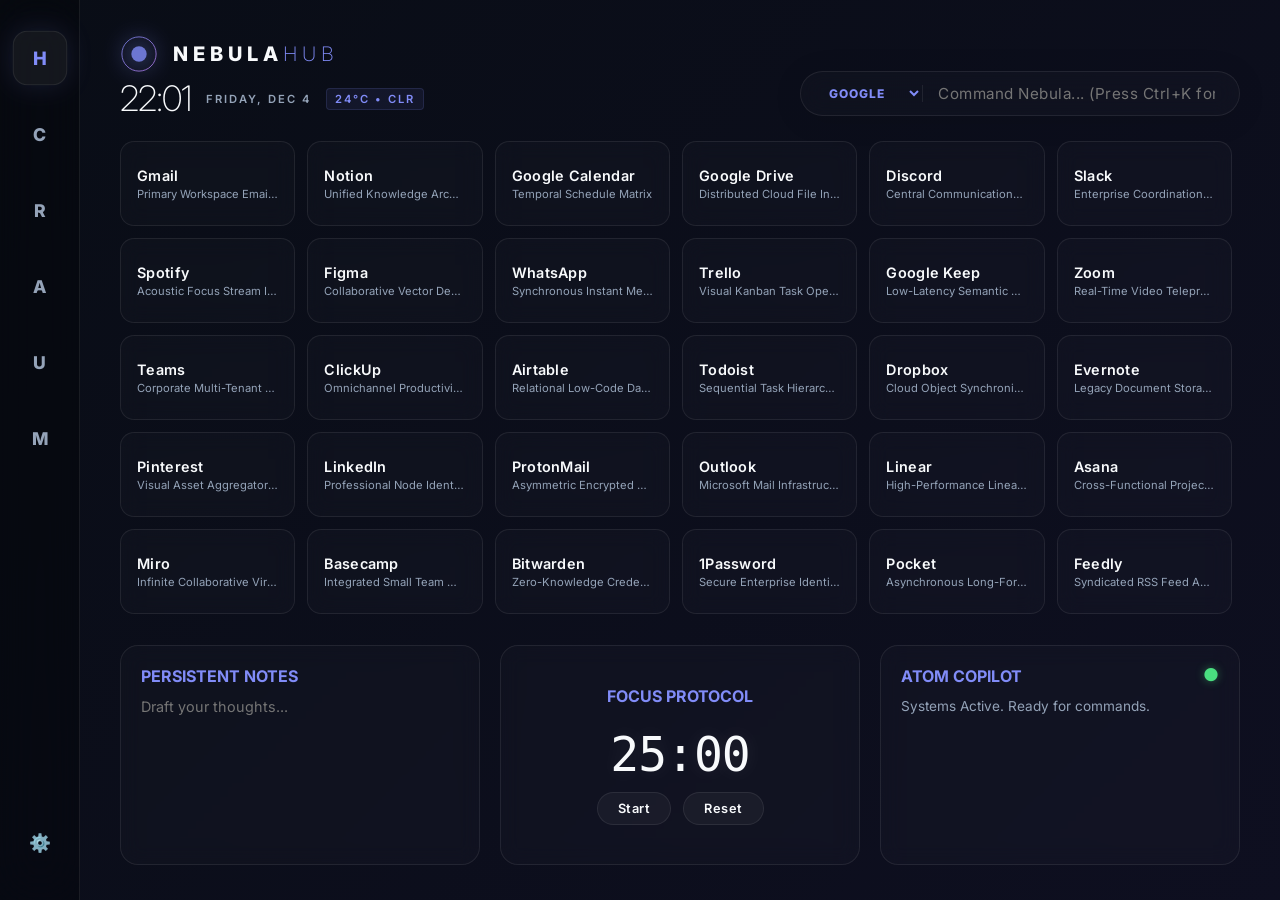
<file: index.html>
<!DOCTYPE html>
<html lang="en">
<head>
    <meta charset="UTF-8">
    <meta name="viewport" content="width=device-width, initial-scale=1.0">
    <title>Nebula Hub | Ultimate Workspace</title>
    <link rel="stylesheet" href="style.css">
    <link href="https://fonts.googleapis.com/css2?family=Inter:wght@200;300;400;600;800&display=swap" rel="stylesheet">
</head>
<body>

    <div id="command-modal" class="hidden">
        <div class="cmd-palette">
            <input type="text" id="cmd-input" placeholder="Search 420+ Apps or execute command (Esc to close)...">
            <ul id="cmd-results"></ul>
        </div>
    </div>

    <nav>
        <div class="icon active" id="nav-home" onclick="loadSet('home', this)">H</div>
        <div class="icon" id="nav-coding" onclick="loadSet('coding', this)">C</div>
        <div class="icon" id="nav-research" onclick="loadSet('research', this)">R</div>
        <div class="icon" id="nav-ai" onclick="loadSet('ai', this)">A</div>
        <div class="icon" id="nav-utilities" onclick="loadSet('utilities', this)">U</div>
        <div class="icon" id="nav-media" onclick="loadSet('media', this)">M</div>
        <div style="margin-top: auto;" class="icon" onclick="toggleSettings()" title="Settings">⚙️</div>
    </nav>

    <main>
        <div class="header">
            <div class="brand-block">
                <div class="logo-area">
                    <svg class="nebula-logo" viewBox="0 0 100 100" xmlns="http://www.w3.org/2000/svg">
                        <circle cx="50" cy="50" r="45" fill="none" stroke="url(#grad)" stroke-width="2" />
                        <circle cx="50" cy="50" r="20" fill="var(--accent)" opacity="0.8">
                            <animate attributeName="r" values="18;22;18" dur="3s" repeatCount="indefinite" />
                        </circle>
                        <defs>
                            <linearGradient id="grad" x1="0%" y1="0%" x2="100%" y2="100%">
                                <stop offset="0%" style="stop-color:#818cf8;stop-opacity:1" />
                                <stop offset="100%" style="stop-color:#c084fc;stop-opacity:1" />
                            </linearGradient>
                        </defs>
                    </svg>
                    <h1 class="hub-title">NEBULA<span>HUB</span></h1>
                </div>
                <div class="time-block">
                    <div id="clock">00:00</div>
                    <div id="date">LOADING...</div>
                    <div id="weather-module">28°C | DEL</div>
                </div>
            </div>
            
            <div class="omni-box">
                <select id="searchMode">
                    <option value="google">Google</option>
                    <option value="atom">Atom AI</option>
                    <option value="youtube">YouTube</option>
                    <option value="github">GitHub</option>
                </select>
                <input type="text" placeholder="Command Nebula... (Press Ctrl+K for Palette)" onkeypress="handleOmni(event)">
            </div>
        </div>

        <div class="grid" id="appGrid">
        </div>

        <div class="widgets">
            <div class="widget-box">
                <h4 style="margin-bottom:10px; color:var(--accent);">PERSISTENT NOTES</h4>
                <textarea id="notes-area" placeholder="Draft your thoughts..."></textarea>
            </div>
            
            <div class="widget-box" id="pomodoro-widget">
                <h4 style="margin-bottom:10px; color:var(--accent);">FOCUS PROTOCOL</h4>
                <div class="timer-display" id="timer-val">25:00</div>
                <div class="timer-controls">
                    <button id="btn-start" onclick="startTimer()">Start</button>
                    <button id="btn-reset" onclick="resetTimer()">Reset</button>
                </div>
            </div>

            <div class="widget-box">
                <div style="display:flex; justify-content:space-between; margin-bottom:10px;">
                    <h4 style="color:var(--accent);">ATOM COPILOT</h4>
                    <div id="ai-status">●</div>
                </div>
                <div id="copilot-display">Systems Active. Ready for commands.</div>
            </div>
        </div>
    </main>

    <script src="app.js"></script>
</body>
</html>
</file>
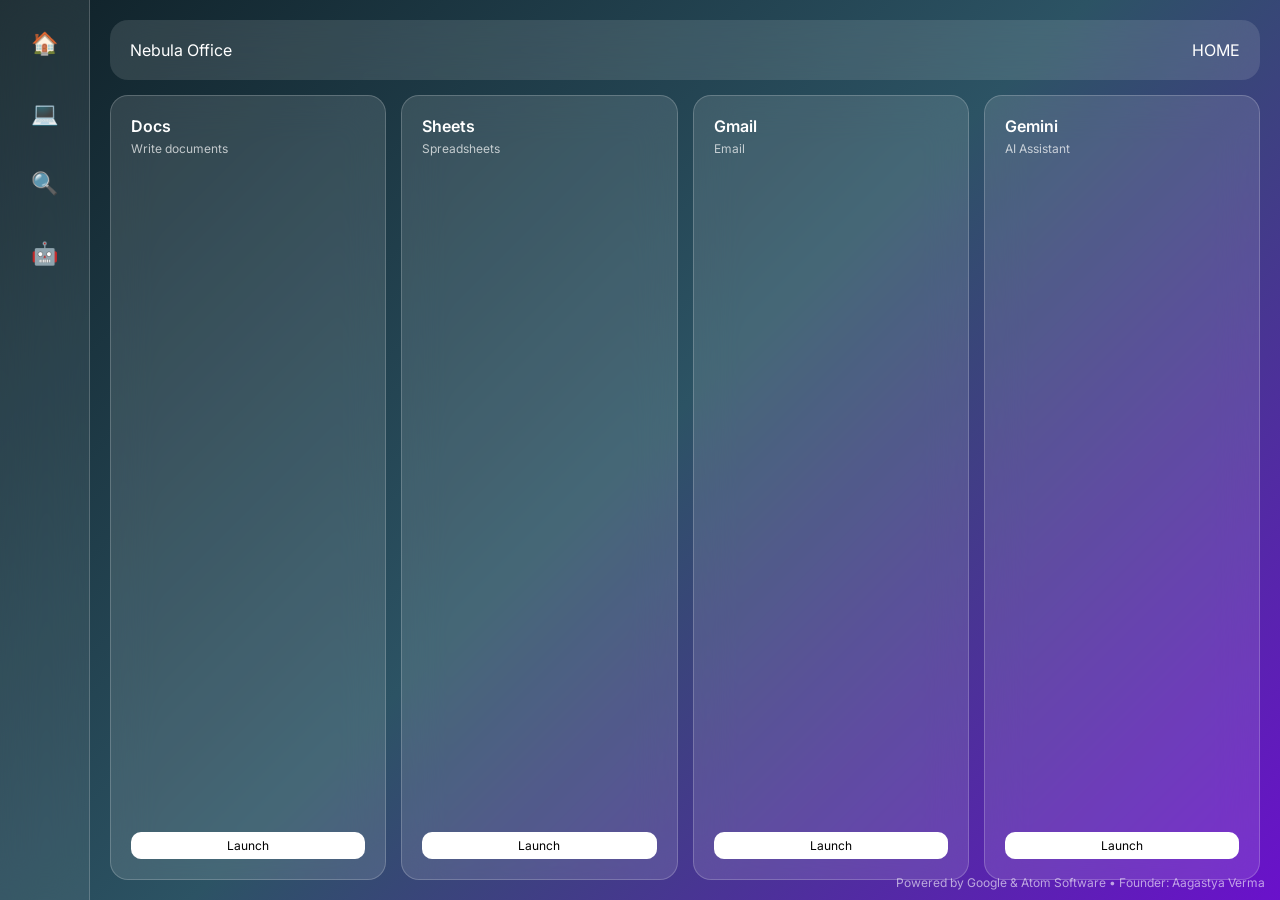
<file: NOffice.html>
<!DOCTYPE html>
<html lang="en">
<head>
<meta charset="UTF-8">
<meta name="viewport" content="width=device-width, initial-scale=1.0">
<title>Nebula Office</title>
<link rel="icon" href="data:image/svg+xml,<svg xmlns=%22http://www.w3.org/2000/svg%22 viewBox=%220 0 100 100%22><text y=%22.9em%22 font-size=%2290%22>🌌</text></svg>">
<link href="https://fonts.googleapis.com/css2?family=Inter:wght@300;400;600&display=swap" rel="stylesheet">
<style>
*{margin:0;padding:0;box-sizing:border-box;font-family:'Inter',sans-serif}
body{height:100vh;background:linear-gradient(135deg,#0f2027,#2c5364,#6a11cb);display:flex;color:white}

.sidebar{width:90px;backdrop-filter:blur(20px);background:rgba(255,255,255,.08);border-right:1px solid rgba(255,255,255,.2);display:flex;flex-direction:column;align-items:center;padding:15px 0;gap:15px}
.icon{width:55px;height:55px;display:flex;align-items:center;justify-content:center;border-radius:18px;cursor:pointer;font-size:22px;transition:.25s}
.icon:hover{background:rgba(255,255,255,.2);transform:scale(1.05)}

.main{flex:1;display:flex;flex-direction:column;padding:20px;gap:15px}
.topbar{height:60px;backdrop-filter:blur(20px);background:rgba(255,255,255,.12);border-radius:18px;display:flex;align-items:center;justify-content:space-between;padding:0 20px}

.grid{flex:1;display:grid;grid-template-columns:repeat(4,1fr);gap:15px}

.card{backdrop-filter:blur(20px);background:rgba(255,255,255,.12);border-radius:18px;padding:20px;display:flex;flex-direction:column;justify-content:space-between;cursor:pointer;transition:.25s;border:1px solid rgba(255,255,255,.2)}
.card:hover{transform:translateY(-5px);background:rgba(255,255,255,.2)}
.card-title{font-size:16px;font-weight:600}
.card-desc{font-size:12px;opacity:.7;margin-top:5px}
.launch-btn{margin-top:15px;padding:6px 10px;border-radius:10px;background:white;color:black;font-size:12px;text-align:center}

.credits{position:fixed;bottom:10px;right:15px;font-size:12px;opacity:.6}
</style>
</head>
<body>

<div class="sidebar">
  <div class="icon" onclick="loadSet('home')">🏠</div>
  <div class="icon" onclick="loadSet('coding')">💻</div>
  <div class="icon" onclick="loadSet('research')">🔍</div>
  <div class="icon" onclick="loadSet('ai')">🤖</div>
</div>

<div class="main">
  <div class="topbar">
    <div>Nebula Office</div>
    <div id="mode">HOME</div>
  </div>

  <div class="grid" id="grid"></div>
</div>

<div class="credits">Powered by Google & Atom Software • Founder: Aagastya Verma</div>

<script>
const sets = {
  home: [
    {name:"Docs", url:"https://docs.google.com", desc:"Write documents"},
    {name:"Sheets", url:"https://sheets.google.com", desc:"Spreadsheets"},
    {name:"Gmail", url:"https://mail.google.com", desc:"Email"},
    {name:"Gemini", url:"https://gemini.google.com", desc:"AI Assistant"}
  ],
  coding: [
    {name:"VS Code", url:"https://vscode.dev", desc:"Web IDE"},
    {name:"Replit", url:"https://replit.com", desc:"Online coding"},
    {name:"GitHub", url:"https://github.com", desc:"Repositories"},
    {name:"StackOverflow", url:"https://stackoverflow.com", desc:"Debug help"}
  ],
  research: [
    {name:"Perplexity", url:"https://perplexity.ai", desc:"AI research"},
    {name:"Scholar", url:"https://scholar.google.com", desc:"Papers"},
    {name:"Wikipedia", url:"https://wikipedia.org", desc:"Knowledge"},
    {name:"Notion", url:"https://notion.so", desc:"Notes"}
  ],
  ai: [
    {name:"Gemini", url:"https://gemini.google.com", desc:"Google AI"},
    {name:"ChatGPT", url:"https://chat.openai.com", desc:"AI chat"},
    {name:"Poe", url:"https://poe.com", desc:"Multi AI"},
    {name:"HuggingFace", url:"https://huggingface.co/chat", desc:"Open models"}
  ]
};

function loadSet(name){
  const grid = document.getElementById('grid');
  grid.innerHTML = '';
  document.getElementById('mode').innerText = name.toUpperCase();

  sets[name].forEach(app => {
    const card = document.createElement('div');
    card.className = 'card';
    card.onclick = () => window.open(app.url, '_blank');

    card.innerHTML = `
      <div>
        <div class="card-title">${app.name}</div>
        <div class="card-desc">${app.desc}</div>
      </div>
      <div class="launch-btn">Launch</div>
    `;

    grid.appendChild(card);
  });
}

loadSet('home');
</script>

</body>
</html>
</file>
<file: style.css>
:root {
    --bg-gradient: linear-gradient(135deg, #090d16 0%, #111026 40%, #2e0f52 80%, #090d16 100%);
    --glass: rgba(255, 255, 255, 0.02);
    --glass-hover: rgba(255, 255, 255, 0.06);
    --glass-border: rgba(255, 255, 255, 0.08);
    --accent: #818cf8;
    --accent-glow: rgba(129, 140, 248, 0.3);
    --text-main: #f8fafc;
    --text-dim: #94a3b8;
    --success: #4ade80;
    --warning: #fbbf24;
    --danger: #f87171;
}

* {
    margin: 0;
    padding: 0;
    box-sizing: border-box;
    font-family: 'Inter', -apple-system, sans-serif;
}

body {
    background: var(--bg-gradient);
    background-size: 400% 400%;
    animation: gradientFlow 20s ease infinite;
    color: var(--text-main);
    height: 100vh;
    overflow: hidden;
    display: flex;
}

@keyframes gradientFlow {
    0% { background-position: 0% 50%; }
    50% { background-position: 100% 50%; }
    100% { background-position: 0% 50%; }
}

#command-modal {
    position: fixed;
    top: 0;
    left: 0;
    width: 100vw;
    height: 100vh;
    background: rgba(0, 0, 0, 0.6);
    backdrop-filter: blur(15px);
    z-index: 1000;
    display: flex;
    justify-content: center;
    padding-top: 10vh;
    transition: opacity 0.2s ease;
}

#command-modal.hidden {
    opacity: 0;
    pointer-events: none;
}

.cmd-palette {
    width: 650px;
    max-height: 450px;
    background: rgba(15, 23, 42, 0.8);
    border: 1px solid var(--glass-border);
    border-radius: 16px;
    box-shadow: 0 25px 50px -12px rgba(0, 0, 0, 0.5), 0 0 40px var(--accent-glow);
    display: flex;
    flex-direction: column;
    overflow: hidden;
}

#cmd-input {
    width: 100%;
    padding: 18px 24px;
    background: transparent;
    border: none;
    border-bottom: 1px solid var(--glass-border);
    outline: none;
    color: var(--text-main);
    font-size: 1.1rem;
}

#cmd-results {
    list-style: none;
    overflow-y: auto;
    flex: 1;
}

#cmd-results li {
    padding: 14px 24px;
    cursor: pointer;
    display: flex;
    justify-content: space-between;
    align-items: center;
    border-left: 3px solid transparent;
    transition: 0.15s;
}

#cmd-results li:hover, #cmd-results li.selected {
    background: var(--glass-hover);
    border-left-color: var(--accent);
}

#cmd-results li .app-name {
    font-weight: 600;
    font-size: 0.95rem;
}

#cmd-results li .app-cat {
    font-size: 0.75rem;
    color: var(--text-dim);
    text-transform: uppercase;
    letter-spacing: 1px;
    background: rgba(255, 255, 255, 0.05);
    padding: 2px 8px;
    border-radius: 4px;
}

nav {
    width: 80px;
    background: rgba(0, 0, 0, 0.3);
    backdrop-filter: blur(25px);
    border-right: 1px solid var(--glass-border);
    display: flex;
    flex-direction: column;
    align-items: center;
    padding: 20px 0;
    z-index: 100;
}

.icon {
    width: 52px;
    height: 52px;
    margin: 12px 0;
    display: flex;
    align-items: center;
    justify-content: center;
    border-radius: 14px;
    cursor: pointer;
    transition: all 0.3s cubic-bezier(0.4, 0, 0.2, 1);
    color: var(--text-dim);
    font-weight: 800;
    font-size: 1.1rem;
    border: 1px solid transparent;
}

.icon:hover, .icon.active {
    background: var(--glass-hover);
    color: var(--accent);
    border-color: var(--glass-border);
    box-shadow: 0 0 25px rgba(129, 140, 248, 0.15);
    transform: scale(1.05);
}

main {
    flex: 1;
    display: flex;
    flex-direction: column;
    padding: 35px 40px;
    gap: 25px;
    overflow-hidden: hidden;
}

.header {
    display: flex;
    justify-content: space-between;
    align-items: flex-end;
    flex-shrink: 0;
}

.brand-block {
    display: flex;
    flex-direction: column;
    gap: 6px;
}

.logo-area {
    display: flex;
    align-items: center;
    gap: 15px;
}

.nebula-logo {
    width: 38px;
    height: 38px;
    filter: drop-shadow(0 0 12px var(--accent));
}

.hub-title {
    font-size: 1.25rem;
    font-weight: 800;
    letter-spacing: 5px;
    color: var(--text-main);
}

.hub-title span {
    color: var(--accent);
    font-weight: 200;
}

.time-block {
    display: flex;
    align-items: center;
    gap: 15px;
    margin-top: 2px;
}

#clock {
    font-size: 2.2rem;
    font-weight: 200;
    letter-spacing: -1px;
    line-height: 1;
}

#date {
    font-size: 0.7rem;
    font-weight: 600;
    color: var(--text-dim);
    letter-spacing: 2px;
}

#weather-module {
    font-size: 0.7rem;
    font-weight: 600;
    color: var(--accent);
    letter-spacing: 2px;
    background: rgba(129, 140, 248, 0.08);
    padding: 3px 8px;
    border-radius: 4px;
    border: 1px solid rgba(129, 140, 248, 0.15);
}

.omni-box {
    display: flex;
    background: var(--glass);
    backdrop-filter: blur(12px);
    border: 1px solid var(--glass-border);
    padding: 12px 24px;
    border-radius: 100px;
    width: 440px;
    transition: all 0.4s cubic-bezier(0.4, 0, 0.2, 1);
    align-items: center;
    box-shadow: 0 4px 30px rgba(0, 0, 0, 0.1);
}

.omni-box:focus-within {
    width: 560px;
    border-color: var(--accent);
    box-shadow: 0 0 30px var(--accent-glow);
    background: rgba(255, 255, 255, 0.05);
}

#searchMode {
    background: transparent;
    border: none;
    color: var(--accent);
    outline: none;
    cursor: pointer;
    font-weight: 800;
    font-size: 0.75rem;
    text-transform: uppercase;
    padding-right: 12px;
    letter-spacing: 1px;
    border-right: 1px solid var(--glass-border);
}

#searchMode option {
    background: #0f172a;
    color: var(--text-main);
}

.omni-box input {
    background: transparent;
    border: none;
    outline: none;
    color: var(--text-main);
    flex: 1;
    margin-left: 15px;
    font-size: 0.95rem;
    letter-spacing: 0.5px;
}

.grid {
    flex: 1;
    display: grid;
    grid-template-columns: repeat(auto-fill, minmax(155px, 1fr));
    gap: 12px;
    overflow-y: auto;
    padding-right: 8px;
}

.grid::-webkit-scrollbar, #cmd-results::-webkit-scrollbar {
    width: 4px;
}

.grid::-webkit-scrollbar-thumb, #cmd-results::-webkit-scrollbar-thumb {
    background: var(--glass-border);
    border-radius: 10px;
}

.grid::-webkit-scrollbar-thumb:hover, #cmd-results::-webkit-scrollbar-thumb:hover {
    background: var(--text-dim);
}

.card {
    background: var(--glass);
    backdrop-filter: blur(10px);
    border: 1px solid var(--glass-border);
    padding: 16px;
    border-radius: 14px;
    cursor: pointer;
    transition: all 0.25s cubic-bezier(0.4, 0, 0.2, 1);
    opacity: 0;
    transform: translateY(10px);
    animation: cardLoad 0.35s forwards;
    display: flex;
    flex-direction: column;
    justify-content: center;
    height: 85px;
}

@keyframes cardLoad {
    to { opacity: 1; transform: translateY(0); }
}

.card:hover {
    background: var(--glass-hover);
    transform: translateY(-3px);
    border-color: var(--accent);
    box-shadow: 0 10px 20px -10px rgba(0, 0, 0, 0.3), 0 0 15px rgba(129, 140, 248, 0.1);
}

.card h3 {
    font-size: 0.9rem;
    margin-bottom: 3px;
    font-weight: 600;
    letter-spacing: 0.3px;
    white-space: nowrap;
    overflow: hidden;
    text-overflow: ellipsis;
}

.card p {
    font-size: 0.7rem;
    color: var(--text-dim);
    white-space: nowrap;
    overflow: hidden;
    text-overflow: ellipsis;
}

.widgets {
    display: grid;
    grid-template-columns: repeat(3, 1fr);
    gap: 20px;
    height: 220px;
    flex-shrink: 0;
}

.widget-box {
    background: var(--glass);
    backdrop-filter: blur(10px);
    border: 1px solid var(--glass-border);
    border-radius: 18px;
    padding: 20px;
    display: flex;
    flex-direction: column;
    overflow: hidden;
}

textarea {
    background: transparent;
    border: none;
    outline: none;
    color: var(--text-main);
    resize: none;
    flex: 1;
    line-height: 1.5;
    font-size: 0.9rem;
}

#pomodoro-widget {
    align-items: center;
    justify-content: center;
    text-align: center;
}

.timer-display {
    font-size: 3rem;
    font-weight: 200;
    color: var(--text-main);
    margin: 10px 0;
    font-family: monospace;
    letter-spacing: -1px;
    text-shadow: 0 0 20px rgba(255, 255, 255, 0.1);
}

.timer-controls {
    display: flex;
    gap: 12px;
    width: 100%;
    justify-content: center;
}

.timer-controls button {
    background: rgba(255, 255, 255, 0.04);
    border: 1px solid var(--glass-border);
    color: var(--text-main);
    padding: 8px 20px;
    border-radius: 30px;
    cursor: pointer;
    font-size: 0.8rem;
    font-weight: 600;
    letter-spacing: 0.5px;
    transition: 0.2s;
}

.timer-controls button:hover {
    background: var(--accent);
    border-color: var(--accent);
    box-shadow: 0 0 15px var(--accent-glow);
}

#copilot-display {
    font-size: 0.85rem;
    color: var(--text-dim);
    white-space: pre-wrap;
    line-height: 1.5;
    overflow-y: auto;
    flex: 1;
    padding-right: 4px;
}

#copilot-display::-webkit-scrollbar {
    width: 3px;
}

#copilot-display::-webkit-scrollbar-thumb {
    background: var(--glass-border);
}

#ai-status {
    color: var(--success);
    font-size: 1.1rem;
    line-height: 1;
    text-shadow: 0 0 10px rgba(74, 222, 128, 0.4);
}
</file>
